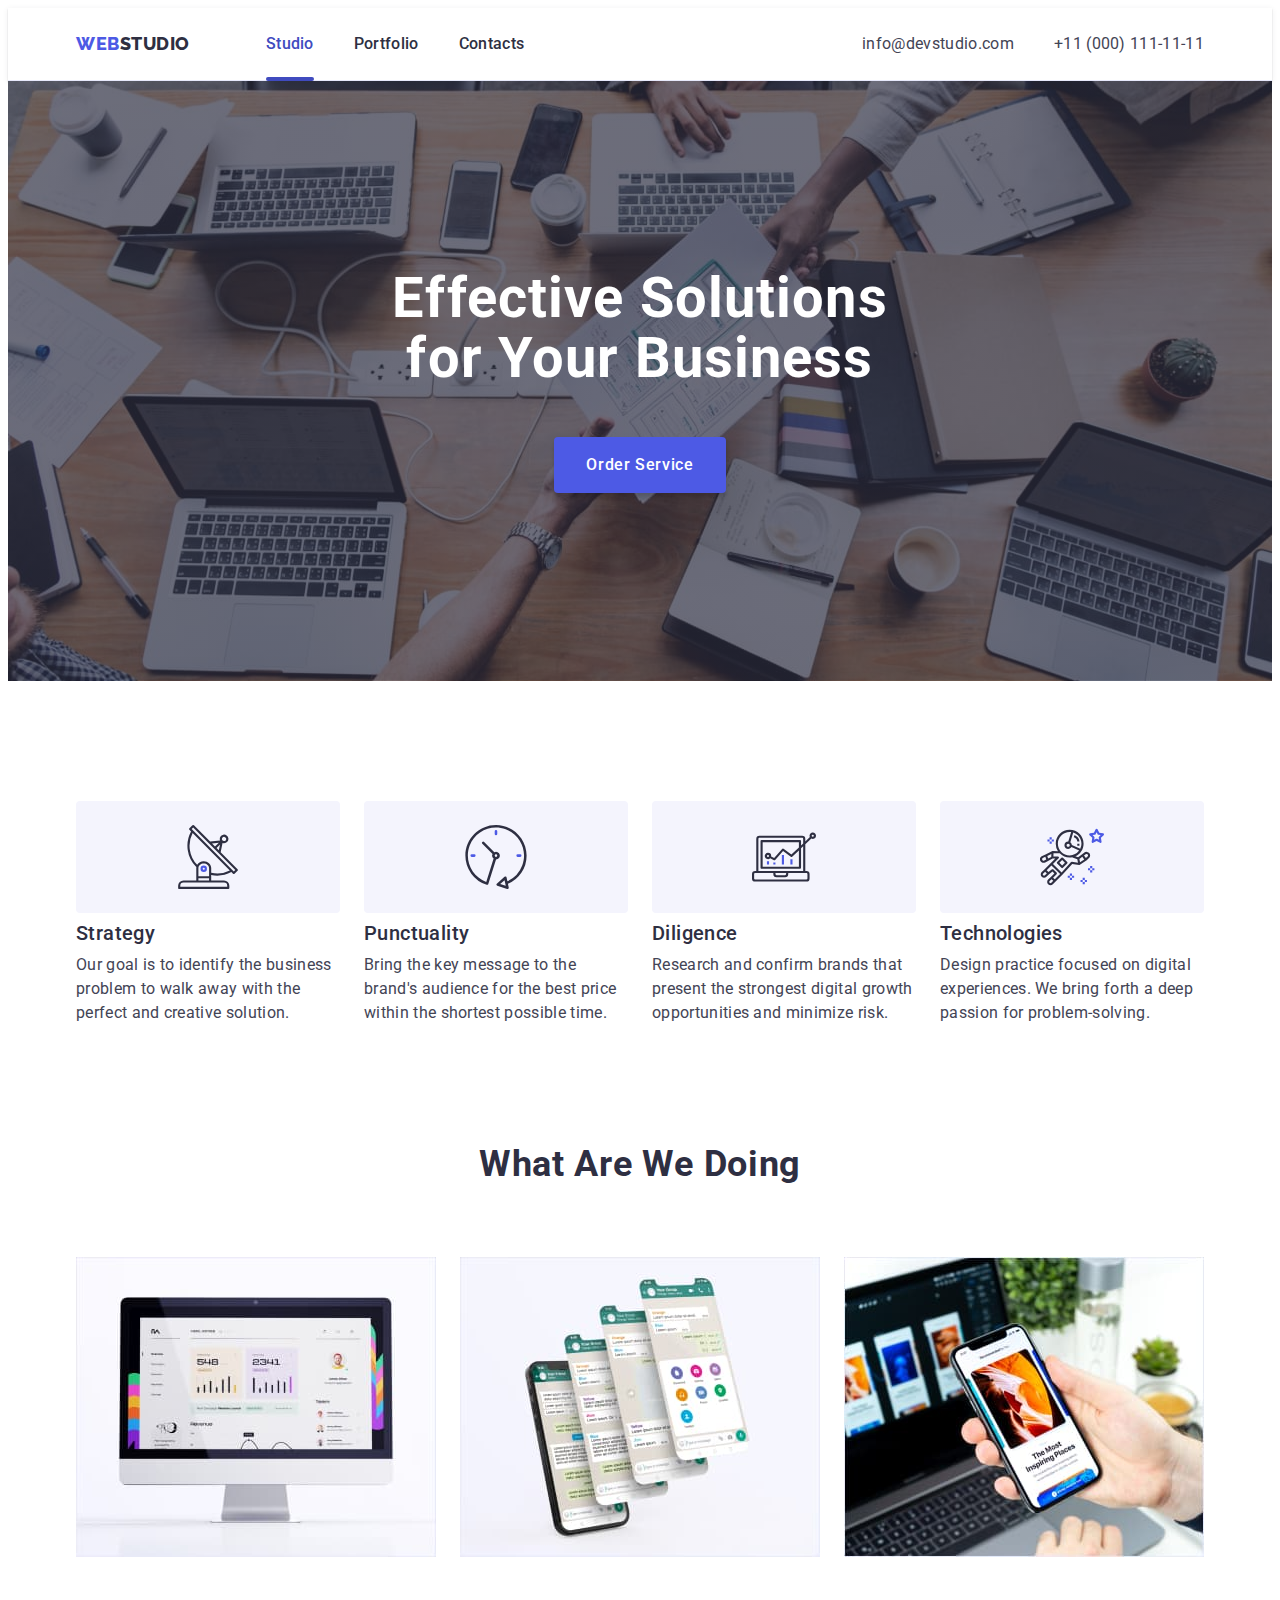
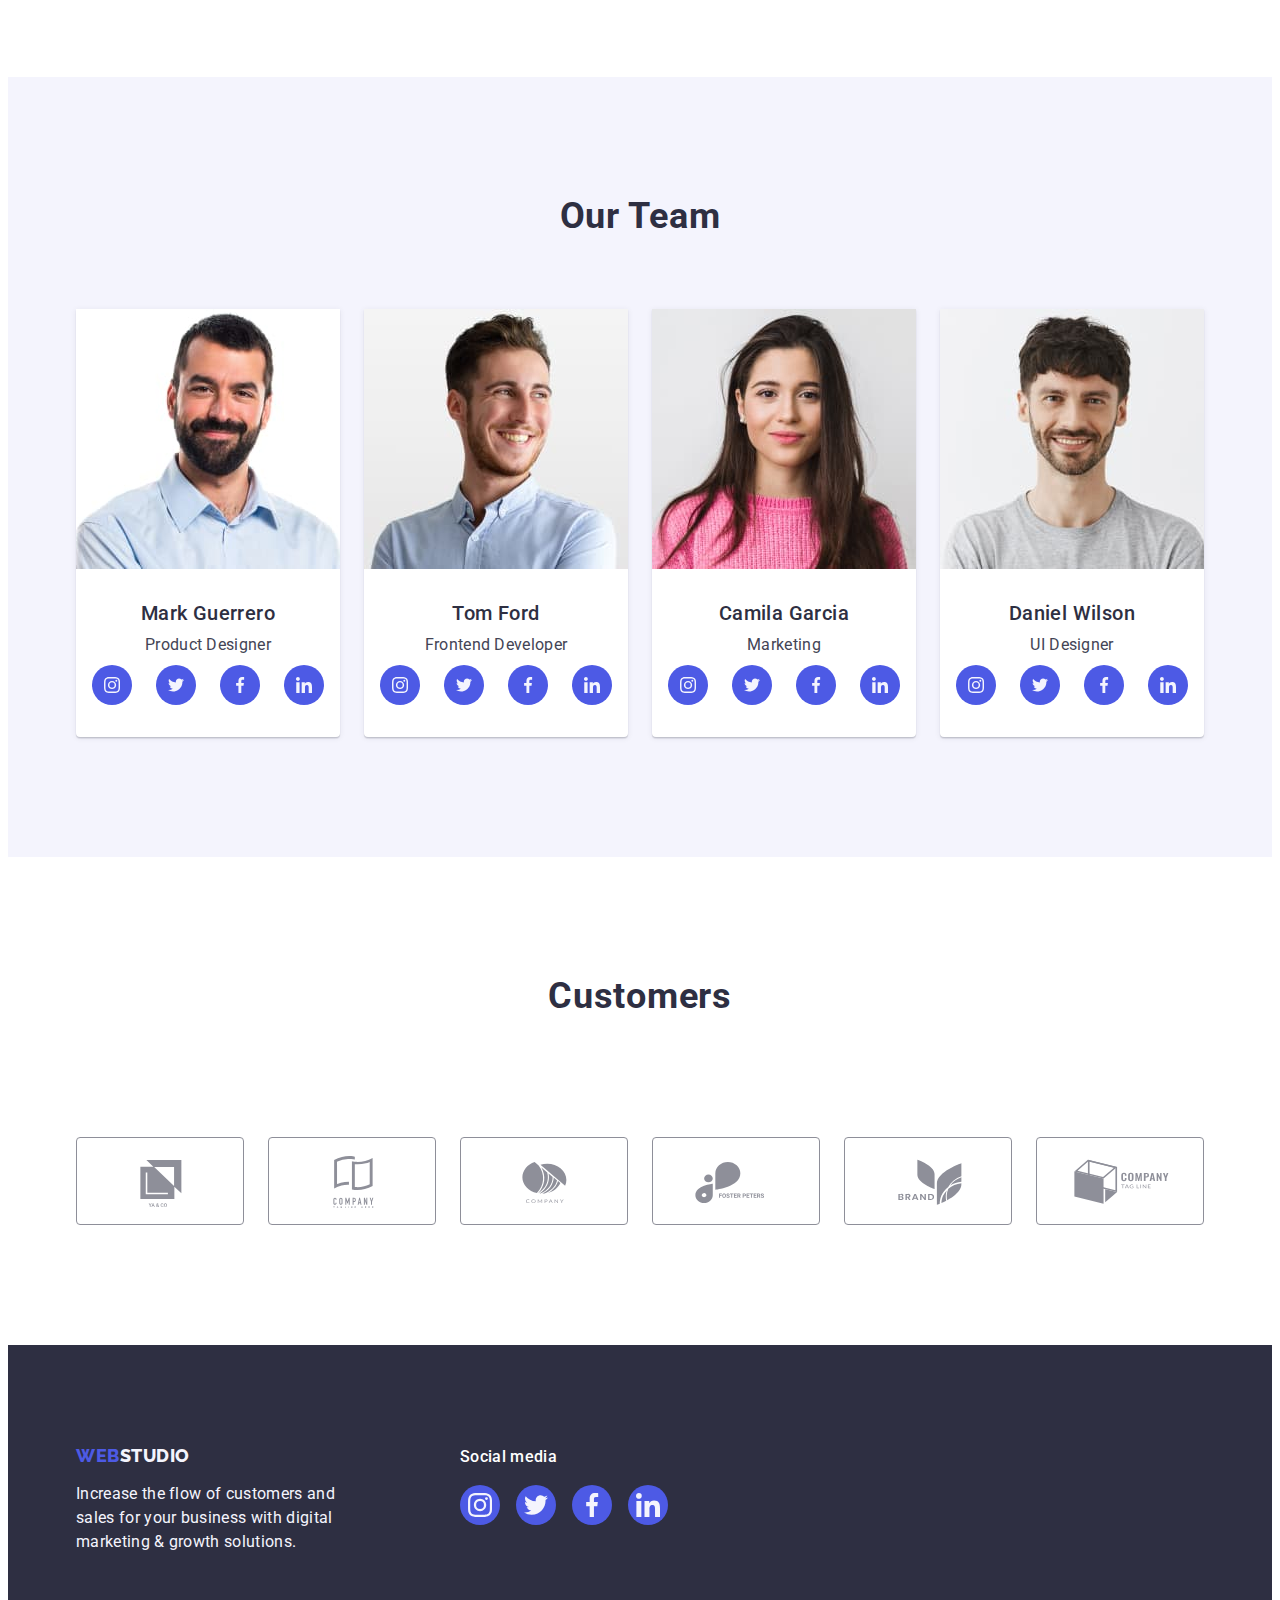
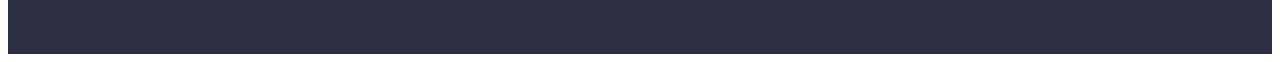
<file: index.html>
<!DOCTYPE html>
<html lang="en">

<head>
    <meta charset="UTF-8" />
    <meta name="viewport" content="width=device-width, initial-scale=1.0" />
    <link rel="preconnect" href="https://fonts.googleapis.com" />
    <link rel="preconnect" href="https://fonts.gstatic.com" crossorigin />
    <link
        href="https://fonts.googleapis.com/css2?family=Montserrat:ital,wght@0,700;1,400&family=Raleway:wght@800&family=Roboto:wght@400;500;700;900&display=swap"
        rel="stylesheet" />
    <title>WebStudio</title>
    <link rel="stylesheet" href="https://cdnjs.cloudflare.com/ajax/libs/modern-normalize/2.0.0/modern-normalize.min.css"
        integrity="sha512-4xo8blKMVCiXpTaLzQSLSw3KFOVPWhm/TRtuPVc4WG6kUgjH6J03IBuG7JZPkcWMxJ5huwaBpOpnwYElP/m6wg=="
        crossorigin="anonymous" referrerpolicy="no-referrer" />
    <link rel="stylesheet" href="./css/styles.css" />
</head>

<body>
    <!-- Header first -->

    <header class="header">
        <div class="header-container container">
            <!-- List link  -->
            <nav class="header-nav">
                <!-- Logo header -->
                <a class="header-logo link" href="./index.html">Web<span class="header-logo-accent">Studio</span></a>
                <ul class="header-nav-list list">
                    <li class="header-nav-item">
                        <a class="header-nav-link link current" href="./index.html">Studio</a>
                    </li>

                    <li class="header-nav-item">
                        <a class="header-nav-link link" href="./portfolio.html">Portfolio</a>
                    </li>

                    <li class="header-nav-item">
                        <a class="header-nav-link link" href="">Contacts</a>
                    </li>
                </ul>
            </nav>

            <!-- Link contact -->
            <address class="header-address">
                <ul class="header-address-list list">
                    <li class="header-address-item">
                        <a class="header-address-link link" href="mailto:info@devstudio.com">info@devstudio.com</a>
                    </li>

                    <li class="header-address-item">
                        <a class="header-address-link link" href="tel:+110001111111">+11 (000) 111-11-11</a>
                    </li>
                </ul>
            </address>
        </div>
    </header>
    <!-- Main first  -->

    <main>
        <!-- Dark section -->
        <section class="dark">
            <div class="dark-container container">
                <h1 class="dark-title">Effective Solutions for Your Business</h1>
                <button class="btm btm-dark-accent" type="button" data-modal-open>
                    Order Service
                </button>
            </div>
        </section>

        <!-- Advantages section -->
        <section class="advantages">
            <div class="container">
                <h2 class="advantages-title visually-hidden">Advantages</h2>

                <ul class="advantages-list list">
                    <li class="advantages-item">
                        <div class="advantages-thumb">
                            <svg class="advantages-icon" width="64" height="64">
                                <use href="./images/icons.svg#icon-antenna"></use>
                            </svg>
                        </div>
                        <h3 class="advantages-subtitle">Strategy</h3>
                        <p class="advantages-text text">
                            Our goal is to identify the business problem to walk away with
                            the perfect and creative solution.
                        </p>
                    </li>

                    <li class="advantages-item">
                        <div class="advantages-thumb">
                            <svg class="advantages-icon" width="64" height="64">
                                <use href="./images/icons.svg#icon-clock"></use>
                            </svg>
                        </div>
                        <h3 class="advantages-subtitle">Punctuality</h3>
                        <p class="advantages-text text">
                            Bring the key message to the brand's audience for the best price
                            within the shortest possible time.
                        </p>
                    </li>

                    <li class="advantages-item">
                        <div class="advantages-thumb">
                            <svg class="advantages-icon" width="64" height="64">
                                <use href="./images/icons.svg#icon-diagram"></use>
                            </svg>
                        </div>
                        <h3 class="advantages-subtitle">Diligence</h3>
                        <p class="advantages-text text">
                            Research and confirm brands that present the strongest digital
                            growth opportunities and minimize risk.
                        </p>
                    </li>

                    <li class="advantages-item">
                        <div class="advantages-thumb">
                            <svg class="advantages-icon" width="64" height="64">
                                <use href="./images/icons.svg#icon-astronaut"></use>
                            </svg>
                        </div>
                        <h3 class="advantages-subtitle">Technologies</h3>
                        <p class="advantages-text text">
                            Design practice focused on digital experiences. We bring forth a
                            deep passion for problem-solving.
                        </p>
                    </li>
                </ul>
            </div>
        </section>

        <!-- Actions section -->
        <section class="actions">
            <div class="container">
                <h2 class="actions-title title">What are we doing</h2>

                <ul class="actions-list list">
                    <li class="actions-item">
                        <img src="./images/main/img-1.jpg" alt="analytics" width="360" height="300" />
                    </li>

                    <li class="actions-item">
                        <img src="./images/main/img-2.jpg" alt="message" width="360" height="300" />
                    </li>

                    <li class="actions-item">
                        <img src="./images/main/img-3.jpg" alt="recommended for you" width="360" height="300" />
                    </li>
                </ul>
            </div>
        </section>

        <!-- Team section -->

        <section class="team">
            <div class="container">
                <h2 class="team-title title">Our Team</h2>

                <ul class="team-list list">
                    <!-- Card Team 1 -->

                    <li class="team-item">
                        <img src="./images/team/img-1.jpg" alt="Mark Guerrero" width="264" height="260" />

                        <div class="team-container">
                            <h3 class="team-subtitle">Mark Guerrero</h3>
                            <p class="team-text text">Product Designer</p>
                            <ul class="team-socials-list list">
                                <li class="team-socials-item">

                                    <a class="team-socials-link" href="https://instagram.com" target="_blank"
                                        rel="noopener noreferrer" aria-label="Instagram icon"><svg
                                            class="team-socials-icon" width="16" height="16">
                                            <use href="./images/icons.svg#icon-instagram"></use>
                                        </svg>
                                    </a>
                                </li>
                                <li class="team-socials-item">

                                    <a class="team-socials-link" href="https://twitter.com" target="_blank"
                                        rel="noopener noreferrer" aria-label="Twitter icon"><svg
                                            class="team-socials-icon" width="16" height="16">
                                            <use href="./images/icons.svg#icon-twitter"></use>
                                        </svg>
                                    </a>
                                </li>
                                <li class="team-socials-item">

                                    <a class="team-socials-link" href="https://facebook.com" target="_blank"
                                        rel="noopener noreferrer" aria-label="Facebook icon"><svg
                                            class="team-socials-icon" width="16" height="16">
                                            <use href="./images/icons.svg#icon-facebook"></use>
                                        </svg>
                                    </a>
                                </li>
                                <li class="team-socials-item">

                                    <a class="team-socials-link" href="https://linkedin.com/" target="_blank"
                                        rel="noopener noreferrer" aria-label="Linkedin icon"><svg
                                            class="team-socials-icon" width="16" height="16">
                                            <use href="./images/icons.svg#icon-linkedin"></use>
                                        </svg>
                                    </a>
                                </li>
                            </ul>
                        </div>
                    </li>

                    <!-- Card Team 2 -->

                    <li class="team-item">
                        <img src="./images/team/img-2.jpg" alt="Tom Ford" width="264" height="260" />

                        <div class="team-container">
                            <h3 class="team-subtitle">Tom Ford</h3>
                            <p class="team-text text">Frontend Developer</p>
                            <ul class="team-socials-list list">
                                <li class="team-socials-item">

                                    <a class="team-socials-link" href="https://instagram.com" target="_blank"
                                        rel="noopener noreferrer" aria-label="Instagram icon"><svg
                                            class="team-socials-icon" width="16" height="16">
                                            <use href="./images/icons.svg#icon-instagram"></use>
                                        </svg>
                                    </a>
                                </li>
                                <li class="team-socials-item">

                                    <a class="team-socials-link" href="https://twitter.com" target="_blank"
                                        rel="noopener noreferrer" aria-label="Twitter icon"><svg
                                            class="team-socials-icon" width="16" height="16">
                                            <use href="./images/icons.svg#icon-twitter"></use>
                                        </svg>
                                    </a>
                                </li>
                                <li class="team-socials-item">

                                    <a class="team-socials-link" href="https://facebook.com" target="_blank"
                                        rel="noopener noreferrer" aria-label="Facebook icon"><svg
                                            class="team-socials-icon" width="16" height="16">
                                            <use href="./images/icons.svg#icon-facebook"></use>
                                        </svg>
                                    </a>
                                </li>
                                <li class="team-socials-item">

                                    <a class="team-socials-link" href="https://linkedin.com/" target="_blank"
                                        rel="noopener noreferrer" aria-label="Linkedin icon"><svg
                                            class="team-socials-icon" width="16" height="16">
                                            <use href="./images/icons.svg#icon-linkedin"></use>
                                        </svg>
                                    </a>
                                </li>
                            </ul>
                        </div>
                    </li>

                    <!-- Card Team 3 -->

                    <li class="team-item">
                        <img src="./images/team/img-3.jpg" alt="Camila Garcia" width="264" height="260" />

                        <div class="team-container">
                            <h3 class="team-subtitle">Camila Garcia</h3>
                            <p class="team-text text">Marketing</p>
                            <ul class="team-socials-list list">
                                <li class="team-socials-item">

                                    <a class="team-socials-link" href="https://instagram.com" target="_blank"
                                        rel="noopener noreferrer" aria-label="Instagram icon"><svg
                                            class="team-socials-icon" width="16" height="16">
                                            <use href="./images/icons.svg#icon-instagram"></use>
                                        </svg>
                                    </a>
                                </li>
                                <li class="team-socials-item">

                                    <a class="team-socials-link" href="https://twitter.com" target="_blank"
                                        rel="noopener noreferrer" aria-label="Twitter icon"><svg
                                            class="team-socials-icon" width="16" height="16">
                                            <use href="./images/icons.svg#icon-twitter"></use>
                                        </svg>
                                    </a>
                                </li>
                                <li class="team-socials-item">

                                    <a class="team-socials-link" href="https://facebook.com" target="_blank"
                                        rel="noopener noreferrer" aria-label="Facebook icon"><svg
                                            class="team-socials-icon" width="16" height="16">
                                            <use href="./images/icons.svg#icon-facebook"></use>
                                        </svg>
                                    </a>
                                </li>
                                <li class="team-socials-item">

                                    <a class="team-socials-link" href="https://linkedin.com/" target="_blank"
                                        rel="noopener noreferrer" aria-label="Linkedin icon"><svg
                                            class="team-socials-icon" width="16" height="16">
                                            <use href="./images/icons.svg#icon-linkedin"></use>
                                        </svg>
                                    </a>
                                </li>
                            </ul>
                        </div>
                    </li>

                    <!-- Card Team 4 -->

                    <li class="team-item">
                        <img src="./images/team/img-4.jpg" alt="Daniel Wilson" width="264" height="260" />

                        <div class="team-container">
                            <h3 class="team-subtitle">Daniel Wilson</h3>
                            <p class="team-text text">UI Designer</p>
                            <ul class="team-socials-list list">
                                <li class="team-socials-item">

                                    <a class="team-socials-link" href="https://instagram.com" target="_blank"
                                        rel="noopener noreferrer" aria-label="Instagram icon"><svg
                                            class="team-socials-icon" width="16" height="16">
                                            <use href="./images/icons.svg#icon-instagram"></use>
                                        </svg>
                                    </a>
                                </li>
                                <li class="team-socials-item">

                                    <a class="team-socials-link" href="https://twitter.com" target="_blank"
                                        rel="noopener noreferrer" aria-label="Twitter icon"><svg
                                            class="team-socials-icon" width="16" height="16">
                                            <use href="./images/icons.svg#icon-twitter"></use>
                                        </svg>
                                    </a>
                                </li>
                                <li class="team-socials-item">

                                    <a class="team-socials-link" href="https://facebook.com" target="_blank"
                                        rel="noopener noreferrer" aria-label="Facebook icon"><svg
                                            class="team-socials-icon" width="16" height="16">
                                            <use href="./images/icons.svg#icon-facebook"></use>
                                        </svg>
                                    </a>
                                </li>
                                <li class="team-socials-item">

                                    <a class="team-socials-link" href="https://linkedin.com" target="_blank"
                                        rel="noopener noreferrer" aria-label="Linkedin icon"><svg
                                            class="team-socials-icon" width="16" height="16">
                                            <use href="./images/icons.svg#icon-linkedin"></use>
                                        </svg>
                                    </a>
                                </li>
                            </ul>
                        </div>
                    </li>
                </ul>
            </div>
        </section>

        <!-- Customers -->

        <section class="customers">
            <div class="container">
                <h2 class="customers-title title">Customers</h2>
                <ul class="customers-list list">
                    <li class="customers-item">
                        <a class="customers-link" href=""><svg class="customers-icon" width="104" height="56">
                                <use href="./images/icons.svg#icon-logo1"></use>
                            </svg></a>
                    </li>

                    <li class="customers-item">
                        <a class="customers-link" href=""><svg class="customers-icon" width="104" height="56">
                                <use href="./images/icons.svg#icon-logo2"></use>
                            </svg></a>
                    </li>

                    <li class="customers-item">
                        <a class="customers-link" href=""><svg class="customers-icon" width="104" height="56">
                                <use href="./images/icons.svg#icon-logo3"></use>
                            </svg></a>
                    </li>

                    <li class="customers-item">
                        <a class="customers-link" href=""><svg class="customers-icon" width="104" height="56">
                                <use href="./images/icons.svg#icon-logo4"></use>
                            </svg></a>
                    </li>

                    <li class="customers-item">
                        <a class="customers-link" href=""><svg class="customers-icon" width="104" height="56">
                                <use href="./images/icons.svg#icon-logo5"></use>
                            </svg></a>
                    </li>

                    <li class="customers-item">
                        <a class="customers-link" href=""><svg class="customers-icon" width="104" height="56">
                                <use href="./images/icons.svg#icon-logo6"></use>
                            </svg></a>
                    </li>

                </ul>
            </div>
        </section>

    </main>

    <!-- Footer first -->
    <footer class="footer">
        <div class="footer-container container">
            <div class="footer-logo-container">
                <a class="footer-logo link" href="./index.html">Web<span class="footer-logo-accent">Studio</span></a>
                <p class="footer-text">
                    Increase the flow of customers and sales for your business with
                    digital marketing & growth solutions.
                </p>
            </div>
            <div class="footer-social-container">
                <p class="footer-social-text">Social media</p>
                <ul class="footer-list list">
                    <li class="footer-social-item">
                        <a class="footer-social-link" href="https://instagram.com" target="_blank"
                            rel="noopener noreferrer" aria-label="Instagram icon"><svg class="footer-social" width="24"
                                height="24">
                                <use href="./images/icons.svg#icon-instagram"></use>
                            </svg></a>
                    </li>
                    <li class="footer-social-item">
                        <a class="footer-social-link" href="https://twitter.com" target="_blank"
                            rel="noopener noreferrer" aria-label="Twitter icon"><svg class="footer-social" width="24"
                                height="24">
                                <use href="./images/icons.svg#icon-twitter"></use>
                            </svg></a>
                    </li>
                    <li class="footer-social-item">
                        <a class="footer-social-link" href="https://facebook.com" target="_blank"
                            rel="noopener noreferrer" aria-label="Facebook icon"><svg class="footer-social" width="24"
                                height="24">
                                <use href="./images/icons.svg#icon-facebook"></use>
                            </svg></a>
                    </li>
                    <li class="footer-social-item">
                        <a class="footer-social-link" href="https://linkedin.com" target="_blank"
                            rel="noopener noreferrer" aria-label="Linkedin icon"><svg class="footer-social" width="24"
                                height="24">
                                <use href="./images/icons.svg#icon-linkedin"></use>
                            </svg></a>
                    </li>
                </ul>
            </div>
        </div>
    </footer>

    <!-- Data Modal -->
    <div class="backdrop is-hidden" data-modal>
        <div class="modal">
            <button class="modal-btn" type="button" data-modal-close>
                <svg class="modal-btn-icon" width="8" height="8">
                    <use href="./images/icons.svg#icon-close"></use>
                </svg>
            </button>
        </div>
    </div>

    <script src="./js/modal.js" type="module"></script>

</body>

</html>
</file>
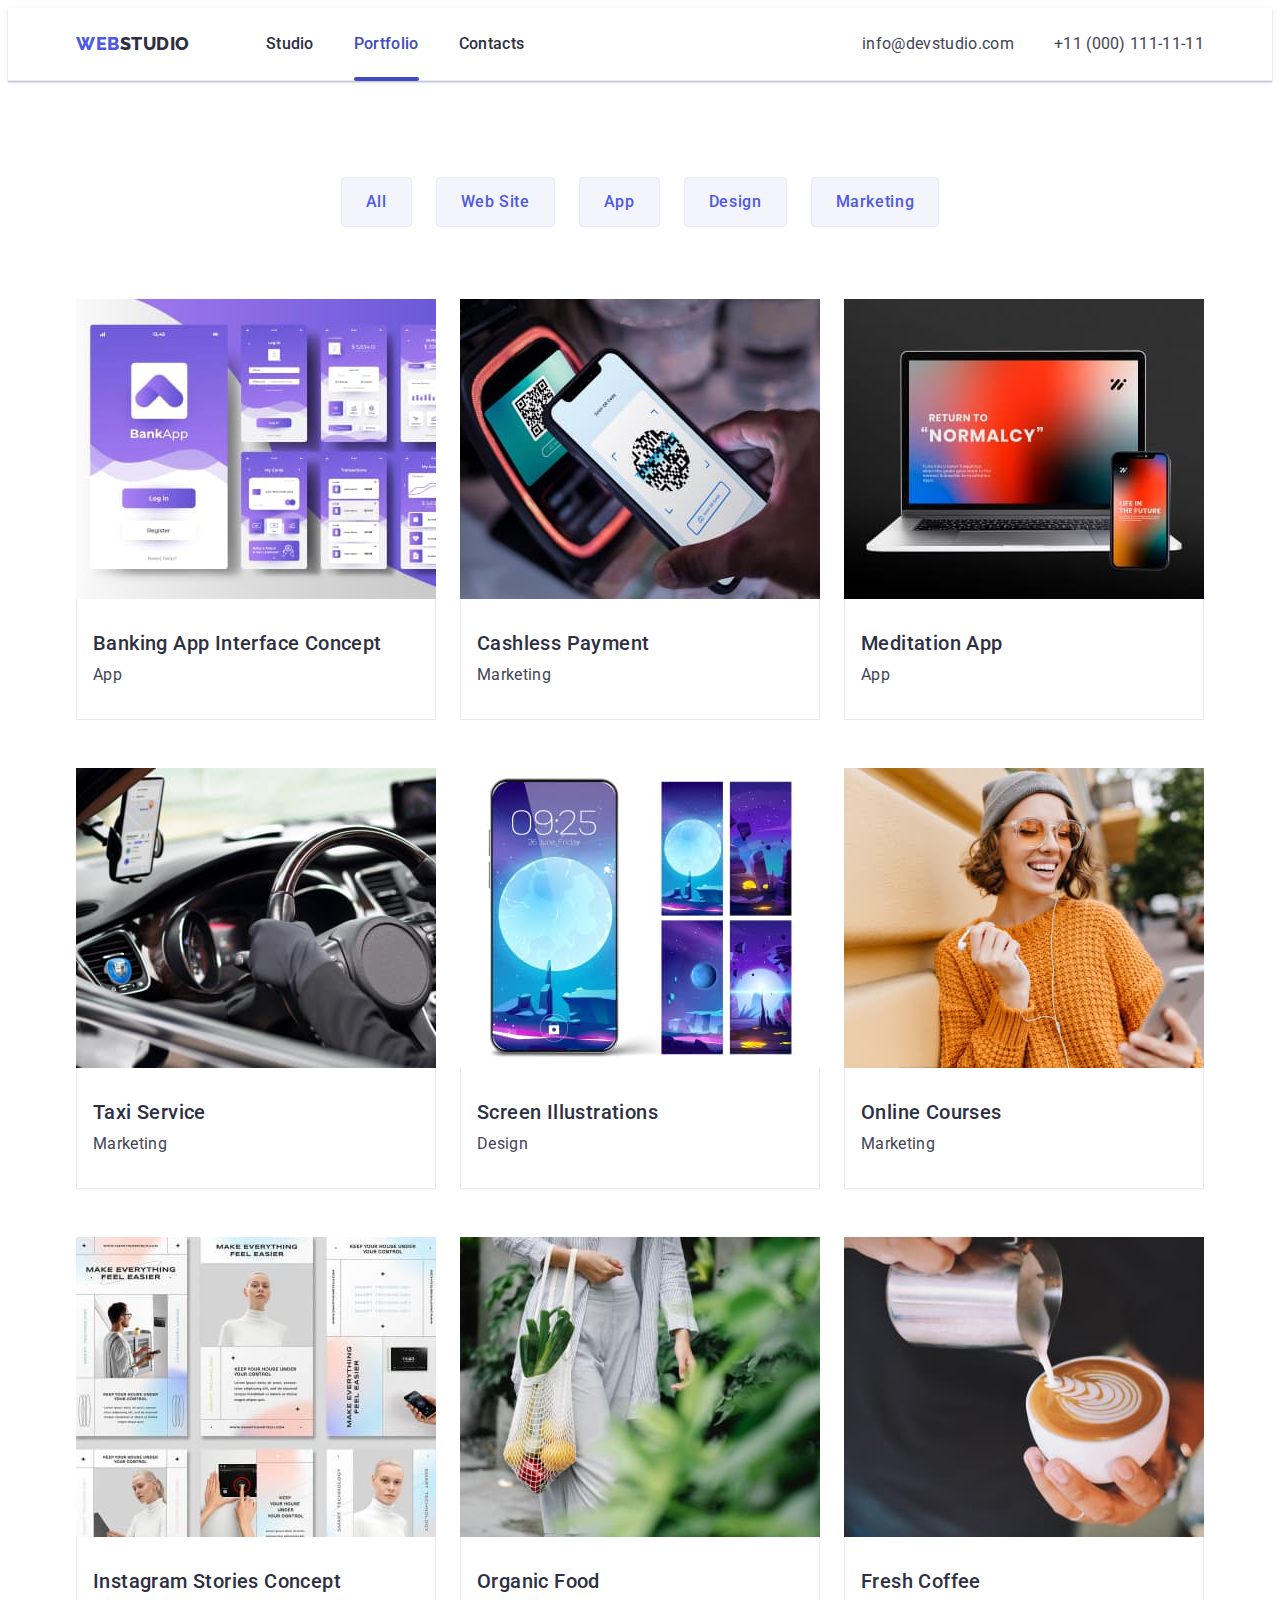
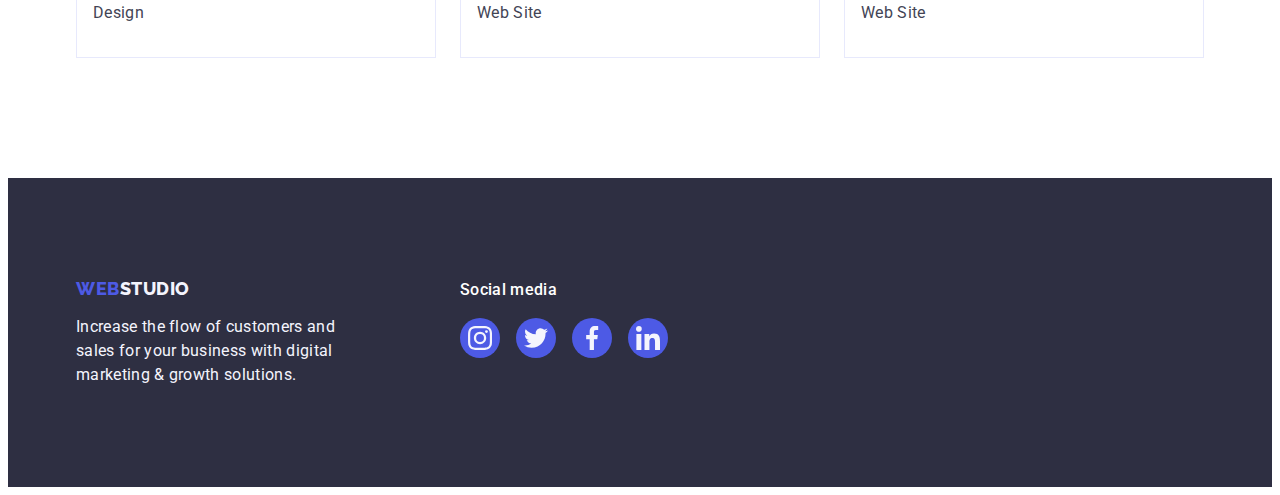
<file: portfolio.html>
<!DOCTYPE html>
<html lang="en">

<head>
    <meta charset="UTF-8">
    <meta name="viewport" content="width=device-width, initial-scale=1.0">
    <link rel="preconnect" href="https://fonts.googleapis.com">
    <link rel="preconnect" href="https://fonts.gstatic.com" crossorigin>
    <link
        href="https://fonts.googleapis.com/css2?family=Montserrat:ital,wght@0,700;1,400&family=Raleway:wght@800&family=Roboto:wght@400;500;700;900&display=swap"
        rel="stylesheet">
    <title>WebStudio</title>
    <link rel="stylesheet" href="https://cdnjs.cloudflare.com/ajax/libs/modern-normalize/2.0.0/modern-normalize.min.css"
        integrity="sha512-4xo8blKMVCiXpTaLzQSLSw3KFOVPWhm/TRtuPVc4WG6kUgjH6J03IBuG7JZPkcWMxJ5huwaBpOpnwYElP/m6wg=="
        crossorigin="anonymous" referrerpolicy="no-referrer" />
    <link rel="stylesheet" href="./css/styles.css">
</head>

<body>
    <!-- Header portfolio -->
    <header class="header">
        <div class="header-container container">
            <!-- List link  -->
            <nav class="header-nav">

                <!-- Logo header -->
                <a class="header-logo link" href="./index.html">Web<span class="header-logo-accent">Studio</span></a>

                <ul class="header-nav-list list">
                    <li class="header-nav-item">
                        <a class="header-nav-link link" href="./index.html">Studio</a>
                    </li>

                    <li class="header-nav-item">
                        <a class="header-nav-link link current" href="./portfolio.html">Portfolio</a>
                    </li>

                    <li class="header-nav-item">
                        <a class="header-nav-link link" href="">Contacts</a>
                    </li>
                </ul>
            </nav>

            <!-- Link contact -->
            <address class="header-address">
                <ul class="header-address-list list">
                    <li class="header-address-item">
                        <a class="header-address-link link" href="mailto:info@devstudio.com">info@devstudio.com</a>
                    </li>

                    <li class="header-address-item">
                        <a class="header-address-link link" href="tel:+110001111111">+11 (000) 111-11-11</a>
                    </li>
                </ul>
            </address>
        </div>
    </header>

    <!-- Main portfolio  -->
    <Main>
        <section class="portfolia">
            <div class="container">
                <h1 class="portfolia-title visually-hidden">Main portfolio</h1>
                <ul class="portfolia-btm-list list">
                    <li class="portfolia-btm-link link"> <button class="btm btm-portfolia-first"
                            type="button">All</button>
                    </li>
                    <li class="portfolia-btm-link link"> <button class="btm btm-portfolia-first" type="button">Web
                            Site</button></li>
                    <li class="portfolia-btm-link link"> <button class="btm btm-portfolia-first"
                            type="button">App</button>
                    </li>
                    <li class="portfolia-btm-link link"> <button class="btm btm-portfolia-first"
                            type="button">Design</button>
                    </li>
                    <li class="portfolia-btm-link link"> <button class="btm btm-portfolia-first"
                            type="button">Marketing</button></li>
                </ul>
                <ul class="portfolia-list list">
                    <!-- 1 part 3 foto -->
                    <li class="portfolia-item">
                        <a class="portfolia-link link" href="/">
                            <div class="portfolia-img-container">
                                <img src="./images/projectkcart1/img1.jpg" alt="Banking App" width="360" height="300">
                                <p class="porfolia-img-text">14 Stylish and User-Friendly App Design Concepts · Task
                                    Manager App · Calorie Tracker
                                    App · Exotic Fruit Ecommerce App · Cloud Storage App</p>
                            </div>
                            <div class="portfolia-container">
                                <h2 class="portfolia-subtitle">Banking App Interface Concept</h2>
                                <p class="portfolia-text">
                                    App
                                </p>
                            </div>
                        </a>
                    </li>
                    <li class="portfolia-item">
                        <a class="portfolia-link link" href="/">
                            <div class="portfolia-img-container">
                                <img src="./images/projectkcart1/img2.jpg" alt="Cashless Payment" width="360"
                                    height="300">
                                <p class="porfolia-img-text">14 Stylish and User-Friendly App Design Concepts · Task
                                    Manager App · Calorie Tracker
                                    App · Exotic Fruit Ecommerce App · Cloud Storage App</p>
                            </div>
                            <div class="portfolia-container">
                                <h2 class="portfolia-subtitle">Cashless Payment</h2>
                                <p class="portfolia-text">
                                    Marketing
                                </p>
                            </div>
                        </a>
                    </li>
                    <li class="portfolia-item">
                        <a class="portfolia-link link" href="/">
                            <div class="portfolia-img-container">
                                <img src="./images/projectkcart1/img3.jpg" alt="Meditation App" width="360"
                                    height="300">
                                <p class="porfolia-img-text">14 Stylish and User-Friendly App Design Concepts · Task
                                    Manager App · Calorie Tracker
                                    App · Exotic Fruit Ecommerce App · Cloud Storage App</p>
                            </div>
                            <div class="portfolia-container">
                                <h2 class="portfolia-subtitle">Meditation App</h2>
                                <p class="portfolia-text">
                                    App
                                </p>
                            </div>
                        </a>
                    </li>
                    <!-- 2 part 3 foto -->
                    <li class="portfolia-item">
                        <a class="portfolia-link link" href="/">
                            <div class="portfolia-img-container">
                                <img src="./images/projectkcart2/img1.jpg" alt="Taxi Service" width="360" height="300">
                                <p class="porfolia-img-text">14 Stylish and User-Friendly App Design Concepts · Task
                                    Manager App · Calorie Tracker
                                    App · Exotic Fruit Ecommerce App · Cloud Storage App</p>
                            </div>
                            <div class="portfolia-container">
                                <h2 class="portfolia-subtitle">Taxi Service</h2>
                                <p class="portfolia-text">
                                    Marketing
                                </p>
                            </div>
                        </a>
                    </li>
                    <li class="portfolia-item">
                        <a class="portfolia-link link" href="/">
                            <div class="portfolia-img-container">
                                <img src="./images/projectkcart2/img2.jpg" alt="Screen Illustrations" width="360"
                                    height="300">
                                <p class="porfolia-img-text">14 Stylish and User-Friendly App Design Concepts · Task
                                    Manager App · Calorie Tracker
                                    App · Exotic Fruit Ecommerce App · Cloud Storage App</p>
                            </div>
                            <div class="portfolia-container">
                                <h2 class="portfolia-subtitle">Screen Illustrations</h2>
                                <p class="portfolia-text">
                                    Design
                                </p>
                            </div>
                        </a>
                    </li>
                    <li class="portfolia-item">
                        <a class="portfolia-link link" href="/">
                            <div class="portfolia-img-container">
                                <img src="./images/projectkcart2/img3.jpg" alt="Online Courses" width="360"
                                    height="300">
                                <p class="porfolia-img-text">14 Stylish and User-Friendly App Design Concepts · Task
                                    Manager App · Calorie Tracker
                                    App · Exotic Fruit Ecommerce App · Cloud Storage App</p>
                            </div>
                            <div class="portfolia-container">
                                <h2 class="portfolia-subtitle">Online Courses</h2>
                                <p class="portfolia-text">
                                    Marketing
                                </p>
                            </div>
                        </a>
                    </li>
                    <!-- 3 part 3 foto -->
                    <li class="portfolia-item">
                        <a class="portfolia-link link" href="/">
                            <div class="portfolia-img-container">
                                <img src="./images/projectkcart3/img1.jpg" alt="Instagram Concept" width="360"
                                    height="300">
                                <p class="porfolia-img-text">14 Stylish and User-Friendly App Design Concepts · Task
                                    Manager App · Calorie Tracker
                                    App · Exotic Fruit Ecommerce App · Cloud Storage App</p>
                            </div>
                            <div class="portfolia-container">
                                <h2 class="portfolia-subtitle">Instagram Stories Concept</h2>
                                <p class="portfolia-text">
                                    Design
                                </p>
                            </div>
                        </a>
                    </li>
                    <li class="portfolia-item">
                        <a class="portfolia-link link" href="/">
                            <div class="portfolia-img-container">
                                <img src="./images/projectkcart3/img2.jpg" alt="Organic Food" width="360" height="300">
                                <p class="porfolia-img-text">14 Stylish and User-Friendly App Design Concepts · Task
                                    Manager App · Calorie Tracker
                                    App · Exotic Fruit Ecommerce App · Cloud Storage App</p>
                            </div>
                            <div class="portfolia-container">
                                <h2 class="portfolia-subtitle">Organic Food</h2>
                                <p class="portfolia-text">
                                    Web Site
                                </p>
                            </div>
                        </a>
                    </li>
                    <li class="portfolia-item">
                        <a class="portfolia-link link" href="/">
                            <div class="portfolia-img-container">
                                <img src="./images/projectkcart3/img3.jpg" alt="Fresh Coffee" width="360" height="300">
                                <p class="porfolia-img-text">14 Stylish and User-Friendly App Design Concepts · Task
                                    Manager App · Calorie Tracker
                                    App · Exotic Fruit Ecommerce App · Cloud Storage App</p>
                            </div>
                            <div class="portfolia-container">
                                <h2 class="portfolia-subtitle">Fresh Coffee</h2>
                                <p class="portfolia-text">
                                    Web Site
                                </p>
                            </div>
                        </a>
                    </li>
                </ul>
            </div>
        </section>
    </Main>

    <!-- Footer portfolio -->
    <footer class="footer">
        <div class="footer-container container">
            <div class="footer-logo-container">
                <a class="footer-logo link" href="./index.html">Web<span class="footer-logo-accent">Studio</span></a>
                <p class="footer-text">
                    Increase the flow of customers and sales for your business with
                    digital marketing & growth solutions.
                </p>
            </div>
            <div class="footer-social-container">
                <p class="footer-social-text">Social media</p>
                <ul class="footer-list list">
                    <li class="footer-social-item">
                        <a class="footer-social-link" href="https://instagram.com" target="_blank"
                            rel="noopener noreferrer" aria-label="Instagram icon"><svg class="footer-social" width="24"
                                height="24">
                                <use href="./images/icons.svg#icon-instagram"></use>
                            </svg></a>
                    </li>
                    <li class="footer-social-item">
                        <a class="footer-social-link" href="https://twitter.com" target="_blank"
                            rel="noopener noreferrer" aria-label="Twitter icon"><svg class="footer-social" width="24"
                                height="24">
                                <use href="./images/icons.svg#icon-twitter"></use>
                            </svg></a>
                    </li>
                    <li class="footer-social-item">
                        <a class="footer-social-link" href="https://facebook.com" target="_blank"
                            rel="noopener noreferrer" aria-label="Facebook icon"><svg class="footer-social" width="24"
                                height="24">
                                <use href="./images/icons.svg#icon-facebook"></use>
                            </svg></a>
                    </li>
                    <li class="footer-social-item">
                        <a class="footer-social-link" href="https://linkedin.com" target="_blank"
                            rel="noopener noreferrer" aria-label="Linkedin icon"><svg class="footer-social" width="24"
                                height="24">
                                <use href="./images/icons.svg#icon-linkedin"></use>
                            </svg></a>
                    </li>
                </ul>
            </div>
        </div>
    </footer>

</body>

</html>
</file>
<file: css/styles.css>
/**
  |============================
  | Root
  |============================
*/
:root {
    --navyblue: #2E2F42;
    --cloud: #F4F4FD;
    --white: #FFF;
    --iris: #4D5AE5;
    --ocean: #404BBF;
    --cornflower: #E7E9FC;
    --slate: #434455;
    --DAIRY: #FCFCFC;
    --lightslane: #8e8f99;
    --green: #31d0aa;
    --main-font: 'Roboto', sans-serif;
    --logo-font: Raleway, sans-serif;
}

/**
  |============================
  | Base styles
  |============================
*/
*,
*::before,
*::after {
    box-sizing: border-box;
}

body {
    font-family: var(--main-font);
    color: var(--slate);
    background-color: var(--white);
}

/* reset style start */
h1,
h2,
h3,
h4,
h5,
h6,
p {
    margin: 0;
}

address {
    font-style: normal;
}

img {
    display: block;
    max-width: 100%;
    height: auto;
}

.list {
    list-style: none;
    margin: 0;
    padding: 0;
}

.link {
    text-decoration: none;
    color: currentColor;
    line-height: 1.5;
    letter-spacing: 0.02em;
}

.btm {
    min-width: 69px;
    min-height: 48px;
    font-family: inherit;
    border: 1px solid transparent;
    cursor: pointer;
    color: currentColor;
    font-size: 16px;
    font-weight: 500;
    line-height: 1.5;
    letter-spacing: 0.04em;
    border-radius: 4px;

}

/* reset style end */

.visually-hidden {
    position: absolute;
    width: 1px;
    height: 1px;
    margin: -1px;
    border: 0;
    padding: 0;
    white-space: nowrap;
    clip-path: inset(100%);
    clip: rect(0 0 0 0);
    overflow: hidden;
}

.btm-dark-accent {
    display: block;
    color: var(--white);
    background-color: var(--iris);
    padding: 16px 32px;
    box-shadow: 0px 4px 4px 0px rgba(0, 0, 0, 0.15);
    min-width: 169px;
    height: 56px;
    border: none;
    border-radius: 4px;
    cursor: pointer;
    margin: 0 auto;
    transition: background-color 250ms cubic-bezier(0.4, 0, 0.2, 1);
}

.btm-portfolia-first:hover,
.btm-portfolia-first:focus {
    color: var(--white);
    text-align: center;
    background-color: var(--ocean);
    border: 1px solid transparent;
    box-shadow: 0px 2px 2px 0px rgba(0, 0, 0, 0.12), 0px 2px 1px 0px rgba(0, 0, 0, 0.08), 0px 3px 1px 0px rgba(0, 0, 0, 0.10);
}

.btm-portfolia-first {
    color: var(--iris);
    text-align: center;
    border: 1px solid var(--cornflower);
    background-color: var(--cloud);
    padding: 12px 24px;
    transition: color 250ms cubic-bezier(0.4, 0, 0.2, 1), background-color 250ms cubic-bezier(0.4, 0, 0.2, 1), border-color 250ms cubic-bezier(0.4, 0, 0.2, 1), box-shadow 250ms cubic-bezier(0.4, 0, 0.2, 1);
}

.btm-dark-accent:hover,
.btm-dark-accent:focus {
    background-color: var(--ocean);
    box-shadow: 0px 4px 4px 0px rgba(0, 0, 0, 0.15);
}

.portfolia-btm-list {
    display: flex;
}

.title {
    color: var(--navyblue);
    text-align: center;
    font-size: 36px;
    line-height: 1.11;
    letter-spacing: 0.02em;
    text-transform: capitalize;
}

.text {
    color: var(--slate);
    line-height: 1.5;
    letter-spacing: 0.02em;
}

.container {
    width: 1158px;
    padding: 0 15px;
    margin: 0 auto;
}

/* .container {
    outline: 2px solid rgb(7, 223, 47);
    outline-offset: -2px;
} */

/**
  |============================
  | Header styles 2 page
  |============================
*/
.header {
    border-bottom: 1px solid var(--cornflower);
    box-shadow: 0px 2px 1px rgba(46, 47, 66, 0.08), 0px 1px 1px rgba(46, 47, 66, 0.16), 0px 1px 6px rgba(46, 47, 66, 0.08);
}

.header-container {
    display: flex;
}

.header-nav {
    display: flex;
    align-items: center;
    margin-right: auto;
}

.header-logo {
    display: inline-flex;
    height: 24px;
    align-items: center;
    flex-shrink: 0;
    margin-right: 76px;
    transition: color 250ms cubic-bezier(0.4, 0, 0.2, 1);
}

.header-nav-list {
    display: inline-flex;
    align-items: flex-start;
    gap: 40px;
    justify-content: space-between;
}

.header-nav-list .header-nav-item .header-nav-link {
    position: relative;
}

.header-nav-link::after {
    content: '';
    position: absolute;
    left: 0;
    bottom: -1px;
    height: 4px;
    background-color: var(--ocean);
    border-radius: 2px;
    width: 100%;
    opacity: 0;
    transition: opacity 250ms cubic-bezier(0.4, 0, 0.2, 1);
}

.header-nav-link.current {
    color: var(--ocean);
}

.current::after {
    content: '';
    position: absolute;
    left: 0;
    bottom: -1px;
    height: 4px;
    background-color: var(--ocean);
    border-radius: 2px;
    width: 100%;
    opacity: 1;

}

.header-nav-link:hover::after,
.header-nav-link:focus::after {
    opacity: 1;
}

.header-nav-link {
    display: block;
    padding: 24px 0;
    transition: color 250ms cubic-bezier(0.4, 0, 0.2, 1);
}


.header-address-list {
    display: flex;
    gap: 40px;
}

.header-address-link {
    display: block;
    padding: 24px 0;
    transition: color 250ms cubic-bezier(0.4, 0, 0.2, 1);
}

.header-logo,
.footer-logo {
    color: var(--iris);
    font-family: var(--logo-font);
    font-size: 18px;
    font-weight: 800;
    line-height: 1.17;
    letter-spacing: 0.03em;
    text-transform: uppercase;
}

.header-logo-accent,
.footer-logo-accent {
    color: var(--navyblue);
    font-family: var(--logo-font);
    font-size: 18px;
    font-weight: 800;
    line-height: 1.17;
    letter-spacing: 0.03em;
    text-transform: uppercase;
}

.footer-logo {
    display: inline-block;
    margin-bottom: 16px;
}

.header-nav-link {
    color: var(--navyblue);
    font-family: var(--main-font);
    font-weight: 500;
}

.header-nav-link:hover,
.header-nav-link:focus,
.header-address-link:hover,
.header-address-link:focus {
    color: var(--ocean);
}

/**
  |============================
  | Dark section
  |============================
*/
.dark {
    background-color: var(--navyblue);
    padding: 188px 0;
    margin: 0 auto;

    background-image: linear-gradient(rgba(46, 47, 66, 0.7), rgba(46, 47, 66, 0.7)),
        url('../images/dark/dark-bg.jpg');
    max-width: 1440px;
    background-repeat: no-repeat;
    background-position: center;
    background-size: cover;
}

.dark-title {
    color: var(--white);
    text-align: center;
    font-size: 56px;
    line-height: 1.07;
    letter-spacing: 0.02em;
    max-width: 496px;
    margin: 0 auto;
    margin-bottom: 48px;
}

/**
  |============================
  | Advantages section
  |============================
*/
.advantages {
    padding: 120px 0;
}

.advantages-thumb {
    display: flex;
    align-items: center;
    justify-content: center;
    height: 112px;
    background-color: var(--cloud);
    border-radius: 4px;
    margin-bottom: 8px;

}

.advantages-list {
    display: flex;
    gap: 24px;
}

.advantages-item {
    width: calc((100% - 72px) / 4);
}

.advantages-subtitle {
    color: var(--navyblue);
    font-size: 20px;
    line-height: 1.2;
    font-weight: 500;
    letter-spacing: 0.02em;
    margin-bottom: 8px;
}

/**
  |============================
  | Actions section
  |============================
*/
.actions {
    padding-bottom: 120px;
}

.actions-list {
    display: flex;
    gap: 24px;
}

.actions-item {
    width: calc((100% - 48px) / 3);
}

.actions-title {
    margin-bottom: 72px;
}

/**
  |============================
  | Team section
  |============================
*/
.team {
    padding: 120px 0;
    background: var(--cloud);
}

.team-title {
    margin-bottom: 72px;
}

.team-list {
    display: flex;
    gap: 24px;
}

.team-item {
    background-color: var(--white);
    width: calc((100% - 72px) / 4);
    border-radius: 0px 0px 4px 4px;
    box-shadow: 0px 2px 1px 0px rgba(46, 47, 66, 0.08), 0px 1px 1px 0px rgba(46, 47, 66, 0.16), 0px 1px 6px 0px rgba(46, 47, 66, 0.08);
}

.team-container {
    padding: 32px 0;
}

.team-subtitle {
    color: var(--navyblue);
    text-align: center;
    line-height: 1.2;
    font-size: 20px;
    font-weight: 500;
    letter-spacing: 0.02em;
    margin-bottom: 8px;
}

.team-text {
    text-align: center;
    padding-bottom: 8px;
}

.team-socials-list {
    display: flex;
    justify-content: center;
    gap: 24px;
}

.team-socials-item {
    width: 40px;
    height: 40px;
}

.team-socials-link {
    width: 100%;
    height: 100%;
    background-color: var(--iris);
    border-radius: 50%;
    display: flex;
    align-items: center;
    justify-content: center;
    transition: background-color 250ms cubic-bezier(0.4, 0, 0.2, 1);
}

.team-socials-link:hover,
.team-socials-link:focus {
    background-color: var(--ocean);
}

.team-socials-icon {
    fill: var(--cloud);
}

/**
  |============================
  | Customers
  |============================
*/
.customers {
    padding-top: 120px;
    padding-bottom: 120px;
}

.customers-title {
    margin-bottom: 72px;
    height: 88px;
}

.customers-list {
    display: flex;
    gap: 24px;
}

.customers-item {
    height: 88px;
    width: calc((100% - 120px) / 6);
    transition: border-color 250ms cubic-bezier(0.4, 0, 0.2, 1), color 250ms cubic-bezier(0.4, 0, 0.2, 1);
}

.customers-link {
    display: flex;
    align-items: center;
    justify-content: center;
    color: var(--lightslane);
    width: 100%;
    height: 100%;
    border: 1px solid var(--lightslane);
    border-radius: 4px;
    transition: border-color 250ms cubic-bezier(0.4, 0, 0.2, 1), color 250ms cubic-bezier(0.4, 0, 0.2, 1);
}

.customers-link:hover,
.customers-link:focus {
    border-color: var(--ocean);
    color: var(--ocean);
}

.customers-icon {
    fill: currentColor;
}

/**
  |============================
  | Footer
  |============================
*/
.footer {
    background-color: var(--navyblue);
    padding: 100px 0;
}

.footer-container {
    display: flex;
    align-items: baseline;
}

.footer-logo-container {
    margin-right: 120px;
}

.footer-logo-accent {
    color: var(--cloud);
}

.footer-text {
    color: var(--cloud);
    line-height: 1.5;
    letter-spacing: 0.02em;
    max-width: 264px;
}

.footer-social-text {
    font-size: 16px;
    font-weight: 500;
    line-height: 1.5;
    letter-spacing: 0.02em;
    color: var(--white);
    margin-bottom: 16px;
}

.footer-list {
    display: flex;
    gap: 16px;
}

.footer-social-item {
    width: 40px;
    height: 40px;
}

.footer-social-link {
    display: flex;
    align-items: center;
    justify-content: center;

    width: 100%;
    height: 100%;
    background-color: var(--iris);
    border-radius: 50%;
    transition: background-color 250ms cubic-bezier(0.4, 0, 0.2, 1);
}

.footer-social-link:hover,
.footer-social-link:focus {
    background-color: var(--green);
}

.footer-social {
    fill: var(--cloud);
}

/**
  |============================
  | Modal
  |============================
*/

/* Pop up window */

.backdrop {
    position: fixed;
    top: 0;
    left: 0;

    width: 100%;
    height: 100%;

    background: rgba(46, 47, 66, 0.40);

    opacity: 1;
    visibility: visible;

    transition: opacity 250ms cubic-bezier(0.4, 0, 0.2, 1), visibility 250ms cubic-bezier(0.4, 0, 0.2, 1);
}

.backdrop.is-hidden {
    opacity: 0;
    visibility: hidden;
    pointer-events: none;
}


.modal {
    position: absolute;
    top: 50%;
    left: 50%;

    transform: translateX(-50%) translateY(-50%) scale(1);

    width: 408px;
    min-height: 584px;
    border-radius: 4px;
    background: var(--DAIRY);
    box-shadow: 0px 1px 1px rgba(0, 0, 0, 0.14), 0px 1px 3px rgba(0, 0, 0, 0.12), 0px 2px 1px rgba(0, 0, 0, 0.2);
    transition: transform 250ms cubic-bezier(0.4, 0, 0.2, 1);
}

.backdrop.is-hidden .modal {
    transform: translateX(-50%) translateY(-50%) scale(0.2);
    opacity: 0;
    transition-delay: 0s;
}

.modal-btn {
    position: absolute;
    top: 24px;
    right: 24px;
    width: 24px;
    height: 24px;
    border-radius: 50%;

    display: flex;
    align-items: center;
    justify-content: center;

    padding: 0;
    border: 1px solid rgba(0, 0, 0, 0.1);
    background-color: var(--cornflower);
    cursor: pointer;
    transition: background-color 250ms cubic-bezier(0.4, 0, 0.2, 1), border 250ms cubic-bezier(0.4, 0, 0.2, 1);
}

.modal-btn:hover,
.modal-btn:focus {
    background-color: var(--ocean);
    border: none;
    fill: var(--white);
}

.modal-btn-icon {
    transition: fill 250ms cubic-bezier(0.4, 0, 0.2, 1);
}

/**
  |============================
  | porfolia main
  |============================
*/
.portfolia {
    padding-top: 96px;
    padding-bottom: 120px;
}

.portfolia-btm-list {
    display: flex;
    justify-content: center;
    gap: 24px;
    margin-bottom: 72px;
}

.portfolia-list {
    display: flex;
    flex-wrap: wrap;
    column-gap: 24px;
    row-gap: 48px;
}

.portfolia-item {
    width: calc((100% - 48px) / 3);
}

.portfolia-link {
    display: block;
    transition: box-shadow 250ms cubic-bezier(0.4, 0, 0.2, 1);
}

.portfolia-link:hover .porfolia-img-text,
.portfolia-link:focus .porfolia-img-text {
    transform: translateY(0%);
}

.portfolia-link:hover,
.portfolia-link:focus {
    box-shadow: 0px 1px 6px rgba(46, 47, 66, 0.08), 0px 1px 1px rgba(46, 47, 66, 0.16), 0px 2px 1px rgba(46, 47, 66, 0.08);
}

.portfolia-img-container {
    position: relative;
    overflow: hidden;
}

.porfolia-img-text {
    position: absolute;
    top: 0;
    left: 0;
    font-size: 16px;
    line-height: 1.5;
    letter-spacing: 0.02em;
    color: var(--cloud);
    padding: 40px 32px;
    background-color: var(--iris);
    height: 100%;
    width: 100%;
    transform: translateY(100%);
    transition: transform 250ms cubic-bezier(0.4, 0, 0.2, 1);

}

.portfolia-container {
    padding: 32px 16px;
    border: 1px solid var(--cornflower);
    border-top: none;
}

.portfolia-subtitle {
    color: var(--navyblue);
    line-height: 1.2;
    font-size: 20px;
    line-height: 1.2;
    font-weight: 500;
    letter-spacing: 0.02em;
    margin-bottom: 8px;
}

.portfolia-text {
    color: var(--slate);
    line-height: 1.5;
    letter-spacing: 0.02em;
}
</file>
